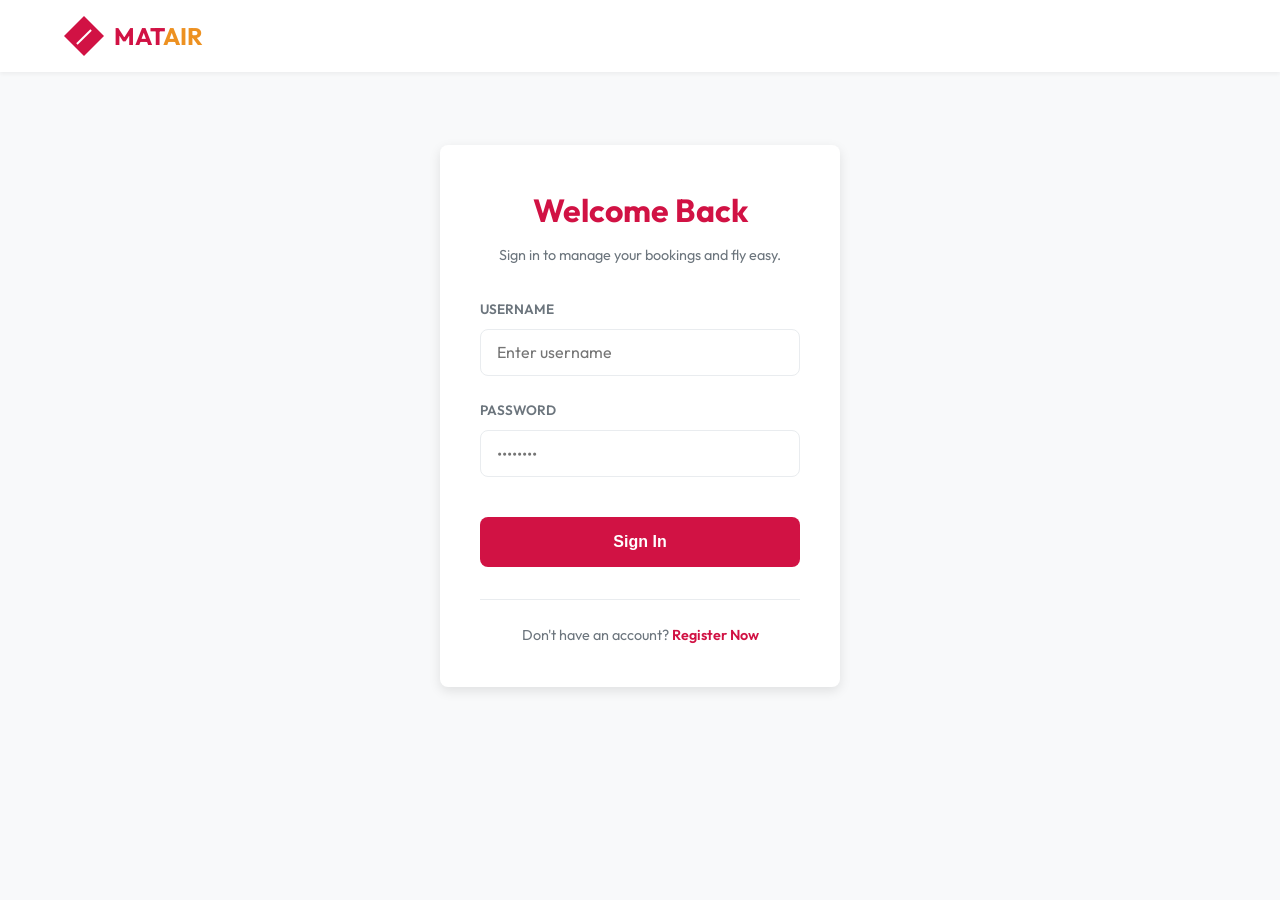
<file: frontend/dashboard.html>
<!DOCTYPE html>
<html lang="en">
<head>
    <meta charset="UTF-8">
    <meta name="viewport" content="width=device-width, initial-scale=1.0">
    <title>My Dashboard | MatAir</title>
    <link rel="stylesheet" href="css/style.css">
</head>
<body>
    <header>
        <a href="index.html" class="logo-container">
            <div class="logo-icon"></div>
            <div class="logo-text">MAT<span>AIR</span></div>
        </a>
        <nav>
            <ul>
                <li><a href="index.html">Book Flights</a></li>
                <li><a href="dashboard.html" class="active">My Bookings</a></li>
                <li id="auth-links"></li>
            </ul>
        </nav>
    </header>

    <main style="max-width: 1000px; margin: 2rem auto; padding: 0 2rem;">
        <div class="results-header">
            <div>
                <h1>Welcome, <span id="user-display-name">Guest</span></h1>
                <p style="color: var(--text-secondary);">Manage your trips and frequent flyer details.</p>
            </div>
            <button class="btn-primary" onclick="window.location.href='index.html'">Book New Trip</button>
        </div>

        <section style="margin-top: 3rem;">
            <h3 style="margin-bottom: 1.5rem; display: flex; align-items: center; gap: 10px;">
                <span style="color: var(--primary-red);">✈</span> Recent Bookings
            </h3>
            <div id="bookings-list">
                <!-- Loading placeholder -->
                <div class="card" style="text-align: center; padding: 3rem;">
                    <p>Fetching your flight history...</p>
                </div>
            </div>
        </section>
    </main>

    <script src="js/api.js"></script>
    <script>
        document.addEventListener('DOMContentLoaded', async () => {
            const user = API.getUser();
            if (!user) {
                window.location.href = 'login.html';
                return;
            }

            document.getElementById('user-display-name').textContent = user.username;
            const bookingsList = document.getElementById('bookings-list');

            const response = await API.get(`/bookings?user_id=${user.user_id}`);

            if (response.success && response.bookings.length > 0) {
                bookingsList.innerHTML = '';
                response.bookings.reverse().forEach(booking => {
                    const info = booking.flight_info || { airline: 'MatAir', source: '?', destination: '?' };
                    const card = document.createElement('div');
                    card.className = 'card animate';
                    card.style.padding = '1.5rem';
                    card.style.display = 'grid';
                    card.style.gridTemplateColumns = '1fr 1fr 150px';
                    card.style.alignItems = 'center';
                    card.style.gap = '2rem';
                    card.style.borderLeft = `5px solid ${booking.status === 'Confirmed' ? 'var(--success)' : 'var(--text-secondary)'}`;

                    card.innerHTML = `
                        <div>
                            <span style="font-size: 0.75rem; color: var(--text-secondary); text-transform: uppercase;">${booking.booking_id}</span>
                            <h3 style="margin: 0.2rem 0;">${info.source} ➔ ${info.destination}</h3>
                            <p style="font-size: 0.9rem; color: var(--text-secondary);">${booking.travel_date} | ${info.departure_time}</p>
                        </div>
                        <div>
                            <p style="font-size: 0.85rem;"><span style="color: var(--text-secondary);">Class:</span> ${booking.class.charAt(0).toUpperCase() + booking.class.slice(1)}</p>
                            <p style="font-size: 0.85rem;"><span style="color: var(--text-secondary);">Seats:</span> ${booking.seats.join(', ')}</p>
                            <span style="font-size: 0.8rem; font-weight: 700; color: ${booking.status === 'Confirmed' ? 'var(--success)' : 'var(--text-secondary)'};">
                                ● ${booking.status}
                            </span>
                        </div>
                        <div style="text-align: right;">
                            <p style="font-weight: 700; margin-bottom: 1rem;">₹${booking.total_price.toLocaleString()}</p>
                            ${booking.status === 'Confirmed' ? `
                                <button class="btn-secondary" style="padding: 0.5rem 1rem; font-size: 0.8rem;" onclick="cancelBooking('${booking.booking_id}')">Cancel</button>
                            ` : ''}
                        </div>
                    `;
                    bookingsList.appendChild(card);
                });
            } else {
                bookingsList.innerHTML = `
                    <div class="card" style="text-align: center; padding: 4rem;">
                        <img src="https://cdn-icons-png.flaticon.com/512/3125/3125856.png" style="width: 80px; opacity: 0.2; margin-bottom: 1.5rem;">
                        <h3>No Bookings Found</h3>
                        <p style="color: var(--text-secondary); margin-top: 0.5rem;">You haven't made any bookings yet. Ready to start your adventure?</p>
                        <button class="btn-primary" style="margin-top: 1.5rem;" onclick="window.location.href='index.html'">Search Flights</button>
                    </div>
                `;
            }
        });

        async function cancelBooking(id) {
            if (!confirm('Are you sure you want to cancel this booking?')) return;
            
            const user = API.getUser();
            const response = await API.post('/cancel', { 
                booking_id: id,
                user_id: user.user_id
            });

            if (response.success) {
                alert('Booking cancelled successfully.');
                window.location.reload();
            } else {
                alert('Cancellation failed: ' + response.message);
            }
        }
    </script>
</body>
</html>
</file>
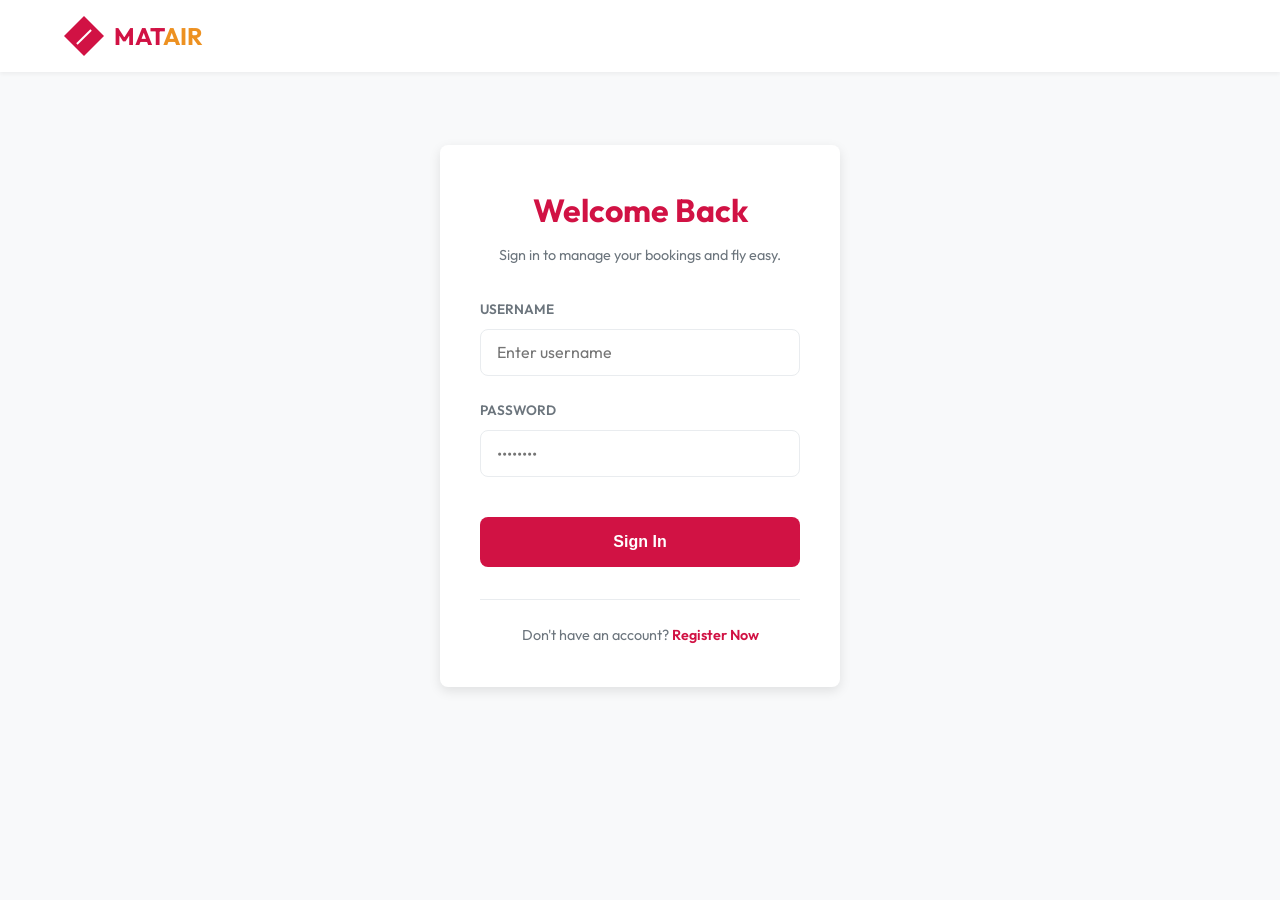
<file: frontend/login.html>
<!DOCTYPE html>
<html lang="en">
<head>
    <meta charset="UTF-8">
    <meta name="viewport" content="width=device-width, initial-scale=1.0">
    <title>Login | MatAir</title>
    <link rel="stylesheet" href="css/style.css">
</head>
<body>
    <header>
        <a href="index.html" class="logo-container">
            <div class="logo-icon"></div>
            <div class="logo-text">MAT<span>AIR</span></div>
        </a>
    </header>

    <main style="display: flex; justify-content: center; align-items: center; min-height: 80vh; padding: 2rem;">
        <div class="card animate" style="width: 100%; max-width: 400px; padding: 2.5rem;">
            <div style="text-align: center; margin-bottom: 2rem;">
                <h1 style="color: var(--primary-red); margin-bottom: 0.5rem;">Welcome Back</h1>
                <p style="color: var(--text-secondary); font-size: 0.9rem;">Sign in to manage your bookings and fly easy.</p>
            </div>

            <form id="login-form">
                <div class="form-group" style="margin-bottom: 1.5rem;">
                    <label for="username">Username</label>
                    <input type="text" id="username" placeholder="Enter username" required>
                </div>
                <div class="form-group" style="margin-bottom: 1.5rem;">
                    <label for="password">Password</label>
                    <input type="password" id="password" placeholder="••••••••" required>
                </div>
                <button type="submit" class="btn-primary" style="width: 100%; padding: 1rem; margin-top: 1rem; font-size: 1rem;">Sign In</button>
            </form>

            <div style="text-align: center; margin-top: 2rem; border-top: 1px solid var(--light-gray); padding-top: 1.5rem;">
                <p style="font-size: 0.9rem; color: var(--text-secondary);">Don't have an account? <a href="register.html" style="color: var(--primary-red); font-weight: 600; text-decoration: none;">Register Now</a></p>

            </div>
        </div>
    </main>

    <script src="js/api.js"></script>
    <script>
        document.getElementById('login-form').addEventListener('submit', async (e) => {
            e.preventDefault();
            const username = document.getElementById('username').value;
            const password = document.getElementById('password').value;

            const response = await API.post('/login', { username, password });

            if (response.success) {
                API.saveUser(response.user);
                
                // Check if we need to redirect back to booking
                const redirect = sessionStorage.getItem('redirect_after_login');
                if (redirect) {
                    sessionStorage.removeItem('redirect_after_login');
                    window.location.href = redirect;
                } else {
                    window.location.href = response.user.role === 'admin' ? 'admin.html' : 'dashboard.html';
                }
            } else {
                alert(response.message || 'Login failed');
            }
        });
    </script>
</body>
</html>
</file>
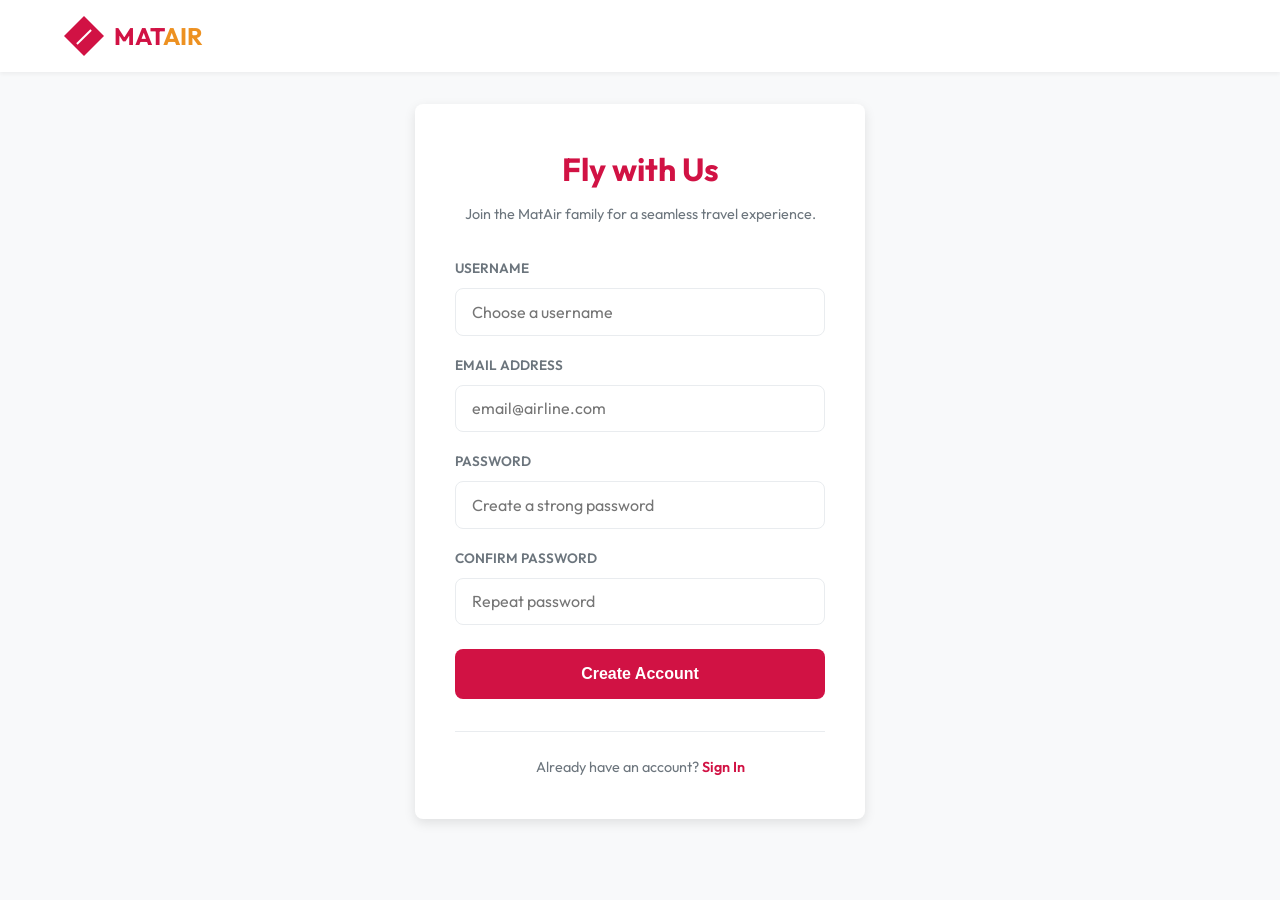
<file: frontend/register.html>
<!DOCTYPE html>
<html lang="en">
<head>
    <meta charset="UTF-8">
    <meta name="viewport" content="width=device-width, initial-scale=1.0">
    <title>Register | MatAir</title>
    <link rel="stylesheet" href="css/style.css">
</head>
<body>
    <header>
        <a href="index.html" class="logo-container">
            <div class="logo-icon"></div>
            <div class="logo-text">MAT<span>AIR</span></div>
        </a>
    </header>

    <main style="display: flex; justify-content: center; align-items: center; min-height: 80vh; padding: 2rem;">
        <div class="card animate" style="width: 100%; max-width: 450px; padding: 2.5rem;">
            <div style="text-align: center; margin-bottom: 2rem;">
                <h1 style="color: var(--primary-red); margin-bottom: 0.5rem;">Fly with Us</h1>
                <p style="color: var(--text-secondary); font-size: 0.9rem;">Join the MatAir family for a seamless travel experience.</p>
            </div>

            <form id="register-form">
                <div class="form-group" style="margin-bottom: 1.2rem;">
                    <label for="username">Username</label>
                    <input type="text" id="username" placeholder="Choose a username" required>
                </div>
                <div class="form-group" style="margin-bottom: 1.2rem;">
                    <label for="email">Email Address</label>
                    <input type="email" id="email" placeholder="email@airline.com" required>
                </div>
                <div class="form-group" style="margin-bottom: 1.2rem;">
                    <label for="password">Password</label>
                    <input type="password" id="password" placeholder="Create a strong password" required>
                </div>
                <div class="form-group" style="margin-bottom: 1.5rem;">
                    <label for="confirm-password">Confirm Password</label>
                    <input type="password" id="confirm-password" placeholder="Repeat password" required>
                </div>
                <button type="submit" class="btn-primary" style="width: 100%; padding: 1rem; font-size: 1rem;">Create Account</button>
            </form>

            <p style="text-align: center; margin-top: 2rem; font-size: 0.9rem; color: var(--text-secondary); border-top: 1px solid var(--light-gray); padding-top: 1.5rem;">
                Already have an account? <a href="login.html" style="color: var(--primary-red); font-weight: 600; text-decoration: none;">Sign In</a>
            </p>
        </div>
    </main>

    <script src="js/api.js"></script>
    <script>
        document.getElementById('register-form').addEventListener('submit', async (e) => {
            e.preventDefault();
            const username = document.getElementById('username').value;
            const email = document.getElementById('email').value;
            const password = document.getElementById('password').value;
            const confirm = document.getElementById('confirm-password').value;

            if (password !== confirm) {
                alert('Passwords do not match!');
                return;
            }

            const response = await API.post('/register', { username, email, password });

            if (response.success) {
                API.saveUser(response.user);
                alert('Registration successful!');
                window.location.href = 'dashboard.html';
            } else {
                alert(response.message || 'Registration failed');
            }
        });
    </script>
</body>
</html>
</file>
<file: frontend/css/style.css>
@import url('https://fonts.googleapis.com/css2?family=Outfit:wght@300;400;500;600;700&display=swap');

:root {
    --primary-red: #D11244;
    --dark-red: #8B0E2E;
    --gold: #ED9121;
    --accent-gold: #FFD700;
    --white: #FFFFFF;
    --off-white: #F8F9FA;
    --light-gray: #E9ECEF;
    --dark-gray: #343A40;
    --text-primary: #212529;
    --text-secondary: #6C757D;
    --success: #28A745;
    --warning: #FFC107;
    --shadow-sm: 0 2px 4px rgba(0,0,0,0.05);
    --shadow-md: 0 4px 12px rgba(0,0,0,0.1);
    --shadow-lg: 0 10px 25px rgba(0,0,0,0.15);
    --radius-sm: 4px;
    --radius-md: 8px;
    --radius-lg: 16px;
    --transition: all 0.3s ease;
}

* {
    margin: 0;
    padding: 0;
    box-sizing: border-box;
}

body {
    font-family: 'Outfit', sans-serif;
    background-color: var(--off-white);
    color: var(--text-primary);
    line-height: 1.6;
    overflow-x: hidden;
}

/* Header & Navigation */
header {
    background: var(--white);
    padding: 1rem 5%;
    display: flex;
    justify-content: space-between;
    align-items: center;
    box-shadow: var(--shadow-sm);
    position: sticky;
    top: 0;
    z-index: 1000;
}

.logo-container {
    display: flex;
    align-items: center;
    gap: 10px;
    text-decoration: none;
    color: var(--primary-red);
}

.logo-icon {
    width: 40px;
    height: 40px;
    background: var(--primary-red);
    clip-path: polygon(50% 0%, 100% 50%, 50% 100%, 0% 50%);
    position: relative;
}

.logo-icon::after {
    content: '';
    position: absolute;
    width: 20px;
    height: 2px;
    background: var(--white);
    top: 50%;
    left: 10px;
    transform: rotate(-45deg);
}

.logo-text {
    font-size: 1.5rem;
    font-weight: 700;
    letter-spacing: -0.5px;
    text-transform: uppercase;
}

.logo-text span {
    color: var(--gold);
}

nav ul {
    display: flex;
    list-style: none;
    gap: 2rem;
    align-items: center;
}

nav a {
    text-decoration: none;
    color: var(--text-primary);
    font-weight: 500;
    transition: var(--transition);
    font-size: 0.95rem;
}

nav a:hover {
    color: var(--primary-red);
}

.nav-btn {
    padding: 0.6rem 1.5rem;
    border-radius: var(--radius-md);
    background: var(--primary-red);
    color: var(--white);
    border: none;
    cursor: pointer;
    font-weight: 600;
    transition: var(--transition);
}

.nav-btn:hover {
    background: var(--dark-red);
    transform: translateY(-2px);
    box-shadow: var(--shadow-md);
}

.nav-link-btn {
    background: transparent;
    color: var(--primary-red);
    border: 1px solid var(--primary-red);
}

.nav-link-btn:hover {
    background: var(--primary-red);
    color: var(--white);
}

/* Hero Section */
.hero {
    height: 60vh;
    background: linear-gradient(rgba(0,0,0,0.4), rgba(0,0,0,0.2)), url('https://images.unsplash.com/photo-1436491865332-7a61a109c0f2?ixlib=rb-1.2.1&auto=format&fit=crop&w=1950&q=80');
    background-size: cover;
    background-position: center;
    display: flex;
    flex-direction: column;
    justify-content: center;
    align-items: center;
    text-align: center;
    color: var(--white);
    padding: 0 5%;
}

.hero h1 {
    font-size: 3.5rem;
    font-weight: 700;
    margin-bottom: 1rem;
    text-shadow: 0 2px 10px rgba(0,0,0,0.3);
}

.hero p {
    font-size: 1.25rem;
    max-width: 700px;
    margin-bottom: 2rem;
    opacity: 0.9;
}

/* Search Container */
.search-container {
    max-width: 1100px;
    width: 90%;
    background: var(--white);
    margin: 3rem auto;
    padding: 2rem;
    border-radius: var(--radius-lg);
    box-shadow: var(--shadow-lg);
    position: relative;
    z-index: 10;
}

.search-tabs {
    display: flex;
    gap: 1.5rem;
    margin-bottom: 1.5rem;
    border-bottom: 1px solid var(--light-gray);
    padding-bottom: 1rem;
}

.search-tab {
    padding: 0.5rem 1rem;
    cursor: pointer;
    font-weight: 600;
    color: var(--text-secondary);
    position: relative;
    transition: var(--transition);
}

.search-tab.active {
    color: var(--primary-red);
}

.search-tab.active::after {
    content: '';
    position: absolute;
    bottom: -1rem;
    left: 0;
    width: 100%;
    height: 3px;
    background: var(--primary-red);
}

.search-form {
    display: grid;
    grid-template-columns: repeat(auto-fit, minmax(200px, 1fr));
    gap: 1.5rem;
    align-items: flex-end;
}

.form-group {
    display: flex;
    flex-direction: column;
    gap: 0.5rem;
}

.form-group label {
    font-size: 0.85rem;
    font-weight: 600;
    color: var(--text-secondary);
    text-transform: uppercase;
}

.form-group input, .form-group select {
    padding: 0.8rem 1rem;
    border: 1px solid var(--light-gray);
    border-radius: var(--radius-md);
    font-family: inherit;
    font-size: 1rem;
    transition: var(--transition);
}

.form-group input:focus, .form-group select:focus {
    outline: none;
    border-color: var(--primary-red);
    box-shadow: 0 0 0 3px rgba(209, 18, 68, 0.1);
}

.search-submit {
    padding: 0.8rem 2rem;
    background: var(--primary-red);
    color: var(--white);
    border: none;
    border-radius: var(--radius-md);
    font-weight: 700;
    cursor: pointer;
    transition: var(--transition);
    height: 50px;
}

.search-submit:hover {
    background: var(--dark-red);
    transform: translateY(-2px);
}

/* Flight Results */
.results-header {
    max-width: 1100px;
    margin: 2rem auto 1rem;
    display: flex;
    justify-content: space-between;
    align-items: center;
}

.flight-card {
    max-width: 1100px;
    margin: 1.5rem auto;
    background: var(--white);
    border-radius: var(--radius-md);
    box-shadow: var(--shadow-md);
    overflow: hidden;
    display: grid;
    grid-template-columns: 1fr 250px;
    transition: var(--transition);
    border-left: 5px solid var(--primary-red);
}

.flight-card:hover {
    transform: scale(1.01);
    box-shadow: var(--shadow-lg);
}

.flight-main {
    padding: 1.5rem;
}

.flight-info {
    display: flex;
    justify-content: space-between;
    align-items: center;
    margin-bottom: 1.5rem;
}

.airline-info {
    display: flex;
    align-items: center;
    gap: 10px;
}

.airline-logo {
    width: 30px;
    height: 30px;
    background: var(--primary-red);
    border-radius: 50%;
}

.flight-time-line {
    display: flex;
    align-items: center;
    gap: 2rem;
    flex: 1;
    justify-content: center;
}

.time-box {
    text-align: center;
}

.time {
    font-size: 1.4rem;
    font-weight: 700;
    display: block;
}

.airport {
    font-size: 0.85rem;
    color: var(--text-secondary);
    font-weight: 500;
}

.duration-line {
    flex: 0.5;
    position: relative;
    height: 1px;
    background: var(--light-gray);
    text-align: center;
}

.duration-line::before, .duration-line::after {
    content: '';
    position: absolute;
    width: 8px;
    height: 8px;
    border-radius: 50%;
    background: var(--light-gray);
    top: -4px;
}

.duration-line::before { left: 0; }
.duration-line::after { right: 0; }

.duration-text {
    position: absolute;
    top: -20px;
    left: 50%;
    transform: translateX(-50%);
    font-size: 0.75rem;
    color: var(--text-secondary);
    white-space: nowrap;
}

.plane-icon {
    position: absolute;
    top: -8px;
    left: 50%;
    transform: translateX(-50%);
    color: var(--primary-red);
    font-size: 1rem;
}

.flight-schedules {
    display: flex;
    gap: 1rem;
    flex-wrap: wrap;
    padding: 1rem;
    background: var(--off-white);
    border-radius: var(--radius-md);
}

.schedule-btn {
    padding: 0.5rem 1rem;
    background: var(--white);
    border: 1px solid var(--light-gray);
    border-radius: var(--radius-sm);
    cursor: pointer;
    text-align: center;
    transition: var(--transition);
}

.schedule-btn.selected {
    border-color: var(--primary-red);
    background: rgba(209, 18, 68, 0.05);
}

.schedule-btn:hover {
    border-color: var(--primary-red);
}

.flight-price-box {
    background: linear-gradient(135deg, var(--white) 0%, var(--off-white) 100%);
    padding: 1.5rem;
    display: flex;
    flex-direction: column;
    justify-content: center;
    align-items: center;
    border-left: 1px dashed var(--light-gray);
    text-align: center;
}

.price-label {
    font-size: 0.85rem;
    color: var(--text-secondary);
}

.price-value {
    font-size: 2rem;
    font-weight: 800;
    color: var(--primary-red);
    margin: 0.5rem 0;
}

.view-btn {
    width: 100%;
    padding: 0.8rem;
    background: var(--primary-red);
    color: var(--white);
    border: none;
    border-radius: var(--radius-md);
    font-weight: 700;
    cursor: pointer;
    transition: var(--transition);
}

.view-btn:hover {
    background: var(--dark-red);
}

/* Seat Selection */
.seat-container {
    max-width: 900px;
    margin: 2rem auto;
    background: var(--white);
    padding: 3rem;
    border-radius: var(--radius-lg);
    box-shadow: var(--shadow-lg);
}

.aircraft-head {
    width: 200px;
    height: 100px;
    background: var(--light-gray);
    margin: 0 auto 2rem;
    border-radius: 100px 100px 0 0;
    position: relative;
}

.seat-grid {
    display: grid;
    grid-template-columns: repeat(7, 1fr); /* 3 - 1(aisle) - 3 */
    gap: 10px;
    justify-content: center;
    margin-top: 2rem;
}

.seat {
    aspect-ratio: 1;
    background: var(--white);
    border: 2px solid var(--light-gray);
    border-radius: var(--radius-sm);
    cursor: pointer;
    display: flex;
    justify-content: center;
    align-items: center;
    font-size: 0.75rem;
    font-weight: 600;
    transition: var(--transition);
}

.seat.aisle {
    background: transparent;
    border: none;
    cursor: default;
}

.seat:not(.aisle):hover {
    border-color: var(--primary-red);
    color: var(--primary-red);
}

.seat.selected {
    background: var(--primary-red);
    border-color: var(--primary-red);
    color: var(--white);
}

.seat.booked {
    background: var(--light-gray);
    border-color: var(--light-gray);
    color: var(--text-secondary);
    cursor: not-allowed;
    opacity: 0.6;
}

.seat.business { border-color: var(--gold); }
.seat.first { border-color: var(--dark-gray); }

.seat-legend {
    display: flex;
    justify-content: center;
    gap: 2rem;
    margin-top: 3rem;
    padding-top: 2rem;
    border-top: 1px solid var(--light-gray);
}

.legend-item {
    display: flex;
    align-items: center;
    gap: 8px;
    font-size: 0.9rem;
}

.legend-color {
    width: 20px;
    height: 20px;
    border-radius: 4px;
}

/* Forms & Dashboard */
.card {
    background: var(--white);
    padding: 2rem;
    border-radius: var(--radius-md);
    box-shadow: var(--shadow-md);
    margin-bottom: 2rem;
}

.btn-primary {
    padding: 0.8rem 2rem;
    background: var(--primary-red);
    color: var(--white);
    border: none;
    border-radius: var(--radius-md);
    font-weight: 700;
    cursor: pointer;
    transition: var(--transition);
}

.btn-secondary {
    padding: 0.8rem 2rem;
    background: var(--white);
    color: var(--primary-red);
    border: 1px solid var(--primary-red);
    border-radius: var(--radius-md);
    font-weight: 700;
    cursor: pointer;
    transition: var(--transition);
}

/* Animations */
@keyframes fadeIn {
    from { opacity: 0; transform: translateY(20px); }
    to { opacity: 1; transform: translateY(0); }
}

.animate {
    animation: fadeIn 0.5s ease forwards;
}

/* Responsive */
@media (max-width: 768px) {
    .hero h1 { font-size: 2.5rem; }
    .flight-card { grid-template-columns: 1fr; }
    .flight-price-box { border-left: none; border-top: 1px dashed var(--light-gray); }
    .search-container { margin-top: -40px; }
}
</file>
